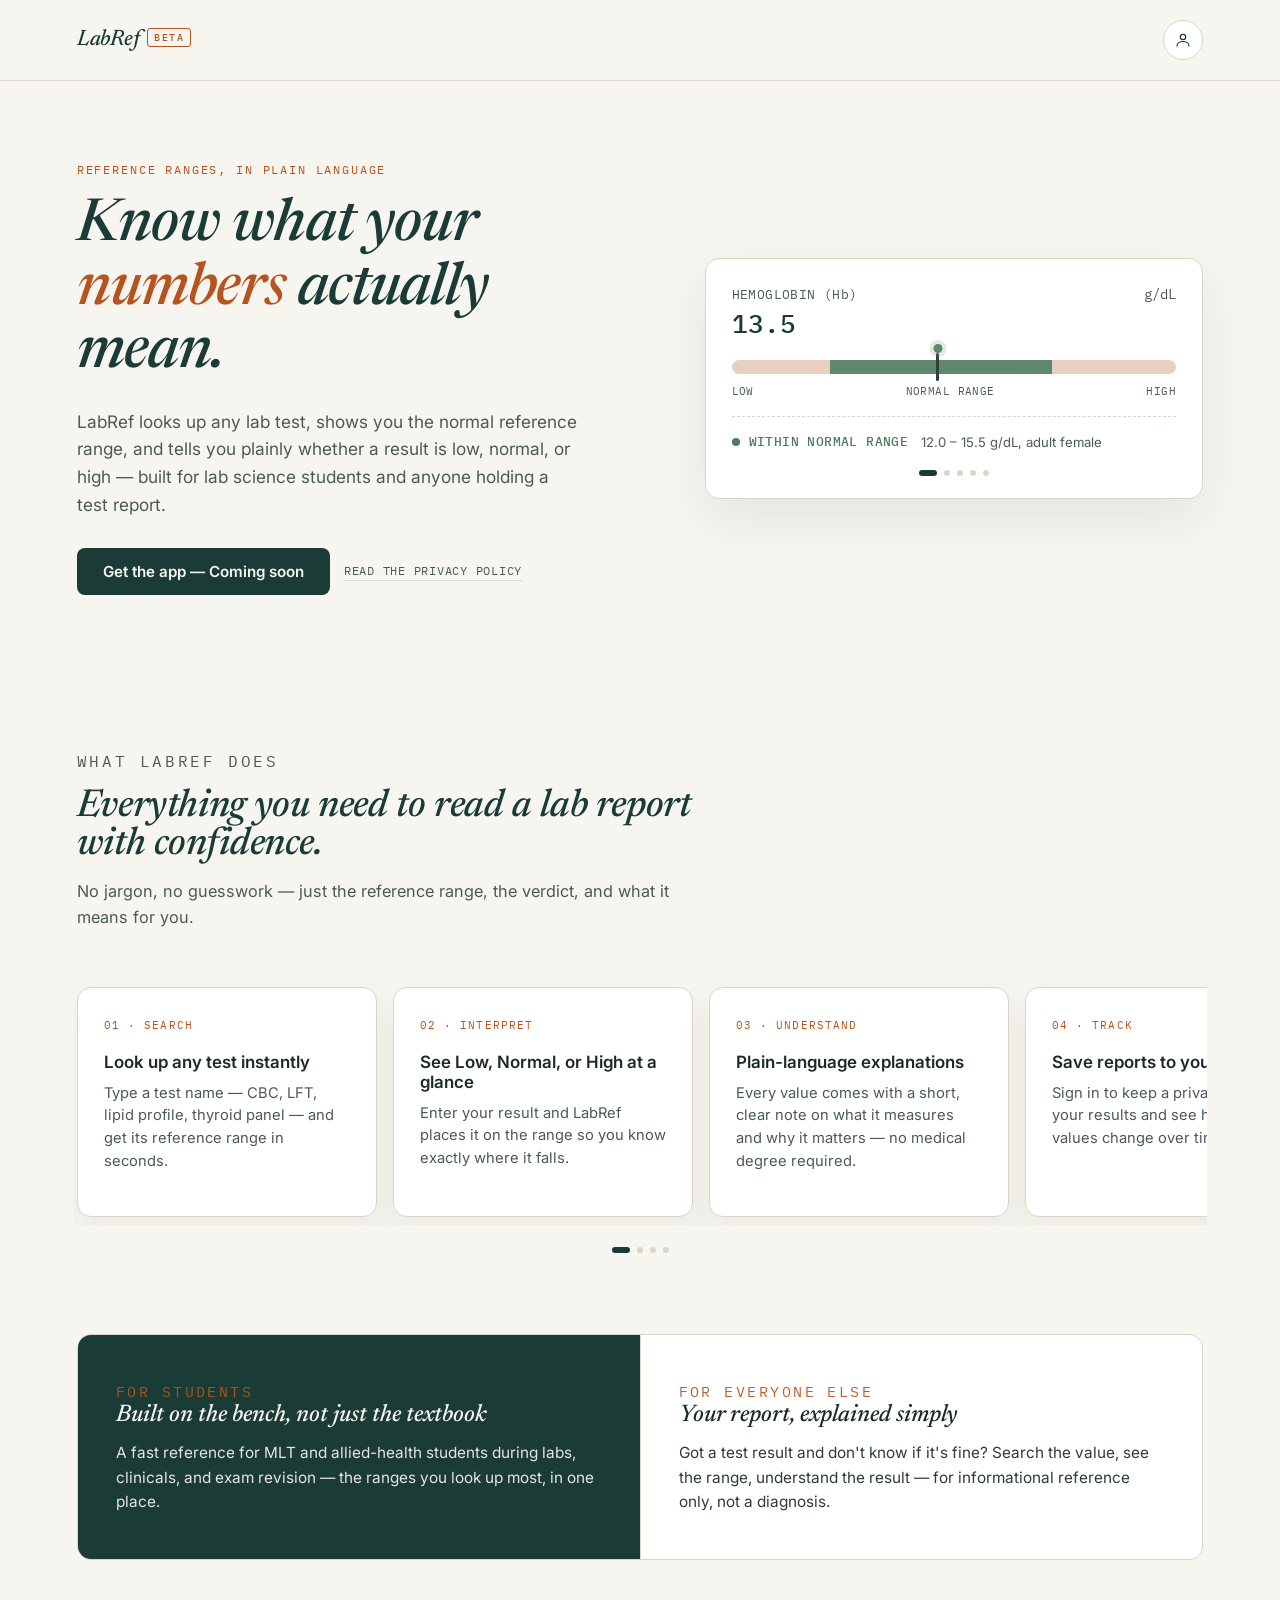
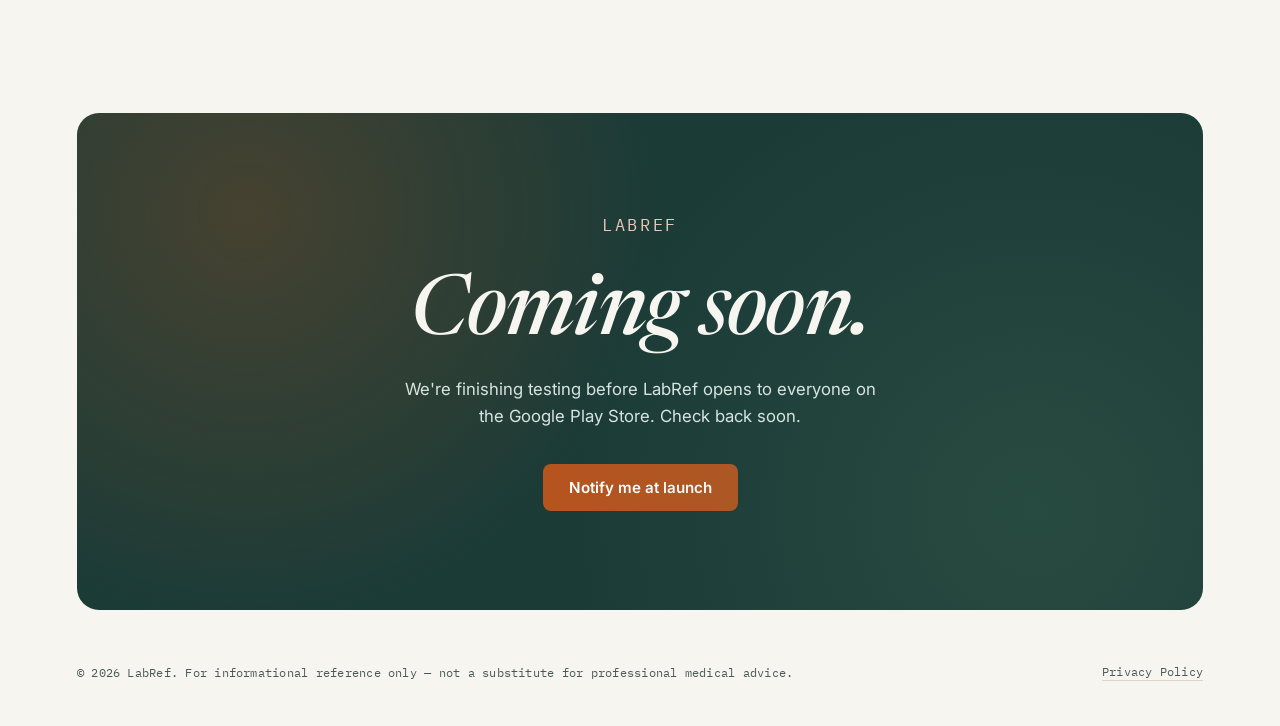
<file: index.html>
<!DOCTYPE html>
<html lang="en">
<head>
<meta charset="UTF-8">
<meta name="viewport" content="width=device-width, initial-scale=1.0">
<title>LabRef — Know what your numbers mean</title>
<link rel="preconnect" href="https://fonts.googleapis.com">
<link rel="preconnect" href="https://fonts.gstatic.com" crossorigin>
<link href="https://fonts.googleapis.com/css2?family=Newsreader:ital,wght@0,400;0,500;1,400;1,500;1,600&family=Inter:wght@400;500;600;700&family=IBM+Plex+Mono:wght@400;500&display=swap" rel="stylesheet">
<style>
  :root{
    --bg:#F7F5EF;
    --paper:#FFFFFF;
    --ink:#1C2B29;
    --ink-soft:#4B5A57;
    --teal:#2C5D58;
    --teal-dark:#1B3B37;
    --amber:#B5541F;
    --line:#DCD5C6;
    --green:#4F7A5E;
    --red:#A23B2E;
    --font-display: 'Newsreader', serif;
    --font-body: 'Inter', sans-serif;
    --font-mono: 'IBM Plex Mono', monospace;
  }
  *{box-sizing:border-box;}
  html{scroll-behavior:smooth;}
  body{
    margin:0;
    background:var(--bg);
    color:var(--ink);
    font-family:var(--font-body);
    -webkit-font-smoothing:antialiased;
  }
  a{color:inherit;}
  img,svg{display:block;max-width:100%;}

  /* ---------- NAV ---------- */
  header.nav{
    position:sticky; top:0; z-index:50;
    display:flex; align-items:center; justify-content:space-between;
    padding:20px 6vw;
    background:rgba(247,245,239,0.88);
    backdrop-filter:blur(8px);
    border-bottom:1px solid var(--line);
  }
  .logo{
    display:flex; align-items:baseline; gap:8px;
    font-family:var(--font-display); font-style:italic; font-weight:500;
    font-size:1.4rem; letter-spacing:-0.01em; color:var(--teal-dark);
    text-decoration:none;
  }
  .logo .tag{
    font-family:var(--font-mono); font-style:normal; font-size:0.62rem;
    letter-spacing:0.14em; color:var(--amber); text-transform:uppercase;
    border:1px solid var(--amber); border-radius:3px; padding:2px 6px;
    transform:translateY(-4px);
  }
  .profile-wrap{position:relative;}
  .profile-btn{
    width:40px;height:40px;border-radius:50%;
    border:1px solid var(--line); background:var(--paper);
    display:flex; align-items:center; justify-content:center;
    cursor:pointer; transition:border-color .15s ease, transform .15s ease;
  }
  .profile-btn:hover{border-color:var(--teal);}
  .profile-btn svg{width:18px;height:18px;stroke:var(--teal-dark);}
  .profile-menu{
    position:absolute; right:0; top:52px;
    width:220px; background:var(--paper);
    border:1px solid var(--line); border-radius:10px;
    box-shadow:0 12px 28px rgba(28,43,41,0.12);
    padding:6px; opacity:0; visibility:hidden; transform:translateY(-6px);
    transition:opacity .16s ease, transform .16s ease, visibility .16s;
  }
  .profile-menu.open{opacity:1; visibility:visible; transform:translateY(0);}
  .profile-menu button{
    width:100%; text-align:left; background:none; border:none;
    font-family:var(--font-body); font-size:0.92rem; color:var(--ink);
    padding:11px 12px; border-radius:7px; cursor:pointer;
    display:flex; align-items:center; gap:10px;
  }
  .profile-menu button:hover{background:var(--bg);}
  .profile-menu svg{width:16px;height:16px;stroke:var(--ink-soft); flex-shrink:0;}
  .profile-menu .divider{height:1px;background:var(--line);margin:5px 4px;}

  /* ---------- HERO ---------- */
  .hero{
    padding:9vh 6vw 8vh;
    display:grid; grid-template-columns:1.05fr 0.95fr; gap:6vw;
    align-items:center;
    max-width:1280px; margin:0 auto;
  }
  .eyebrow{
    font-family:var(--font-mono); font-size:0.72rem; letter-spacing:0.16em;
    text-transform:uppercase; color:var(--amber); margin:0 0 18px;
  }
  h1{
    font-family:var(--font-display); font-style:italic; font-weight:500;
    font-size:clamp(2.4rem, 4.6vw, 3.7rem); line-height:1.08; letter-spacing:-0.015em;
    margin:0 0 22px; color:var(--teal-dark);
  }
  h1 em{color:var(--amber); font-style:italic;}
  .hero p.sub{
    font-size:1.08rem; line-height:1.6; color:var(--ink-soft);
    max-width:46ch; margin:0 0 30px;
  }
  .hero-actions{display:flex; gap:14px; flex-wrap:wrap; align-items:center;}
  .btn-primary{
    font-family:var(--font-body); font-weight:600; font-size:0.95rem;
    background:var(--teal-dark); color:#F7F5EF; border:none;
    padding:14px 26px; border-radius:8px; cursor:pointer;
    transition:background .15s ease, transform .15s ease;
  }
  .btn-primary:hover{background:var(--teal); transform:translateY(-1px);}
  .btn-ghost{
    font-family:var(--font-mono); font-size:0.78rem; letter-spacing:0.06em;
    color:var(--ink-soft); text-decoration:none; text-transform:uppercase;
    border-bottom:1px solid var(--line); padding-bottom:2px;
  }

  /* ---------- SIGNATURE: reference range panel ---------- */
  .range-card{
    background:var(--paper); border:1px solid var(--line); border-radius:14px;
    padding:26px 26px 22px; box-shadow:0 20px 50px rgba(28,43,41,0.08);
  }
  .range-card .label-row{
    display:flex; justify-content:space-between; align-items:baseline;
    margin-bottom:4px;
  }
  .range-card .test-name{font-family:var(--font-mono); font-size:0.82rem; color:var(--ink-soft); letter-spacing:0.03em;}
  .range-card .test-value{font-family:var(--font-mono); font-size:1.6rem; color:var(--teal-dark); font-weight:500;}
  .range-card .test-unit{font-family:var(--font-mono); font-size:0.85rem; color:var(--ink-soft);}
  .range-track{
    position:relative; height:14px; border-radius:7px; margin:20px 0 10px;
    background:linear-gradient(to right, #E7C9BC 0 22%, var(--green) 22% 72%, #E7C9BC 72% 100%);
    opacity:0.9;
  }
  .range-marker{
    position:absolute; top:-7px; width:3px; height:28px; background:var(--ink);
    border-radius:2px; left:46%;
    transition:left .5s cubic-bezier(.2,.9,.25,1);
  }
  .range-marker::after{
    content:''; position:absolute; top:-9px; left:50%; transform:translateX(-50%);
    width:9px; height:9px; border-radius:50%; background:var(--green);
    box-shadow:0 0 0 4px rgba(79,122,94,0.18);
  }
  .range-scale{
    display:flex; justify-content:space-between;
    font-family:var(--font-mono); font-size:0.68rem; color:var(--ink-soft);
    letter-spacing:0.04em; text-transform:uppercase;
  }
  .range-verdict{
    margin-top:18px; padding-top:16px; border-top:1px dashed var(--line);
    display:flex; align-items:center; gap:9px;
  }
  .range-verdict .dot{width:8px;height:8px;border-radius:50%;background:var(--green); transition:background .25s ease;}
  .range-verdict span{font-family:var(--font-mono); font-size:0.82rem; color:var(--green); font-weight:500; letter-spacing:0.03em; transition:color .25s ease;}
  .range-verdict small{font-family:var(--font-body); color:var(--ink-soft); font-size:0.82rem; margin-left:4px;}
  .range-verdict.status-high .dot{background:var(--red);}
  .range-verdict.status-high span{color:var(--red);}
  .range-verdict.status-low .dot{background:var(--amber);}
  .range-verdict.status-low span{color:var(--amber);}

  .range-card{position:relative; touch-action:pan-y;}
  .range-card .fade-wrap{transition:opacity .22s ease;}
  .range-card .fade-wrap.fading{opacity:0;}
  .range-dots{display:flex; justify-content:center; gap:7px; margin-top:20px;}
  .range-dots button{
    width:6px; height:6px; border-radius:50%; border:none; padding:0;
    background:var(--line); cursor:pointer; transition:background .2s ease, width .2s ease;
  }
  .range-dots button.active{background:var(--teal-dark); width:18px; border-radius:4px;}

  @media(max-width:880px){
    .hero{grid-template-columns:1fr; padding-top:6vh;}
  }

  /* ---------- FEATURES ---------- */
  .section{padding:9vh 6vw; max-width:1280px; margin:0 auto;}
  .section-head{max-width:640px; margin-bottom:52px;}
  .section-head .eyebrow{margin-bottom:14px;}
  .section-head h2{
    font-family:var(--font-display); font-style:italic; font-weight:500;
    font-size:clamp(1.8rem,3vw,2.4rem); color:var(--teal-dark); margin:0 0 14px; letter-spacing:-0.01em;
  }
  .section-head p{color:var(--ink-soft); line-height:1.6; font-size:1.02rem; margin:0;}

  .panel-carousel{
    display:flex; gap:16px; overflow-x:auto; scroll-snap-type:x mandatory;
    padding:4px 4px 8px; margin:0 -4px;
    -webkit-overflow-scrolling:touch; scrollbar-width:none;
  }
  .panel-carousel::-webkit-scrollbar{display:none;}
  .panel{
    background:var(--paper); border:1px solid var(--line); border-radius:14px;
    padding:30px 26px 32px; min-height:230px;
    display:flex; flex-direction:column;
    scroll-snap-align:center; flex:0 0 82%;
    box-shadow:0 14px 32px rgba(28,43,41,0.06);
  }
  .panel .code{
    font-family:var(--font-mono); font-size:0.68rem; letter-spacing:0.1em;
    color:var(--amber); text-transform:uppercase; margin-bottom:20px;
  }
  .panel h3{
    font-family:var(--font-body); font-weight:600; font-size:1.06rem;
    margin:0 0 10px; color:var(--ink);
  }
  .panel-dots{display:flex; justify-content:center; gap:7px; margin-top:22px;}
  .panel-dots button{
    width:6px; height:6px; border-radius:50%; border:none; padding:0;
    background:var(--line); cursor:pointer; transition:background .2s ease, width .2s ease;
  }
  .panel-dots button.active{background:var(--teal-dark); width:18px; border-radius:4px;}
  @media(min-width:640px){ .panel{flex:0 0 320px;} }
  @media(min-width:980px){ .panel{flex:0 0 300px;} }
  .panel p{font-size:0.92rem; line-height:1.55; color:var(--ink-soft); margin:0; flex:1;}

  /* ---------- AUDIENCE ---------- */
  .audience{
    display:grid; grid-template-columns:1fr 1fr; gap:1px;
    background:var(--line); border:1px solid var(--line); border-radius:14px; overflow:hidden;
  }
  .audience .cell{background:var(--teal-dark); color:#F7F5EF; padding:44px 38px;}
  .audience .cell.alt{background:var(--paper); color:var(--ink);}
  .audience .cell .eyebrow{color:var(--amber);}
  .audience .cell h3{
    font-family:var(--font-display); font-style:italic; font-weight:500;
    font-size:1.5rem; margin:0 0 14px;
  }
  .audience .cell p{line-height:1.6; font-size:0.96rem; opacity:0.92; margin:0;}
  @media(max-width:780px){ .audience{grid-template-columns:1fr;} }

  /* ---------- COMING SOON BANNER ---------- */
  .banner{
    margin:8vh 6vw 0; padding:11vh 6vw;
    background:var(--teal-dark); color:#F7F5EF;
    border-radius:22px; text-align:center;
    position:relative; overflow:hidden;
  }
  .banner::before{
    content:''; position:absolute; inset:0;
    background:
      radial-gradient(circle at 15% 20%, rgba(181,84,31,0.28), transparent 40%),
      radial-gradient(circle at 85% 80%, rgba(79,122,94,0.25), transparent 45%);
    pointer-events:none;
  }
  .banner .eyebrow{color:#E7C9BC; position:relative;}
  .banner h2{
    position:relative;
    font-family:var(--font-display); font-style:italic; font-weight:500;
    font-size:clamp(2.6rem,7vw,5.2rem); line-height:1; letter-spacing:-0.02em;
    margin:14px 0 20px;
  }
  .banner p{
    position:relative; font-size:1.05rem; color:#D8E4E1; max-width:44ch;
    margin:0 auto 34px; line-height:1.6;
  }
  .banner .btn-primary{background:var(--amber); color:#fff;}
  .banner .btn-primary:hover{background:#9A4419;}

  footer{
    padding:6vh 6vw 5vh; display:flex; justify-content:space-between; align-items:center;
    flex-wrap:wrap; gap:14px; max-width:1280px; margin:0 auto;
    font-family:var(--font-mono); font-size:0.74rem; color:var(--ink-soft);
    letter-spacing:0.02em;
  }
  footer a{text-decoration:none; border-bottom:1px solid var(--line); padding-bottom:1px;}
  /* toast */
  .toast{
    position:fixed; bottom:28px; left:50%; transform:translateX(-50%) translateY(20px);
    background:var(--ink); color:#F7F5EF; font-family:var(--font-mono); font-size:0.82rem;
    padding:13px 22px; border-radius:8px; opacity:0; pointer-events:none; z-index:100;
    transition:opacity .2s ease, transform .2s ease; letter-spacing:0.02em;
  }
  .toast.show{opacity:1; transform:translateX(-50%) translateY(0);}
</style>
</head>
<body>

<header class="nav">
  <a href="#top" class="logo">LabRef <span class="tag">Beta</span></a>
  <div class="profile-wrap">
    <button class="profile-btn" id="profileBtn" aria-label="Account menu" aria-expanded="false">
      <svg viewBox="0 0 24 24" fill="none" stroke-width="1.6" stroke-linecap="round" stroke-linejoin="round">
        <path d="M4 20c0-3.5 3.5-6 8-6s8 2.5 8 6"/>
        <circle cx="12" cy="8" r="3.6"/>
      </svg>
    </button>
    <div class="profile-menu" id="profileMenu">
      <button onclick="showToast('LabRef isn\'t on the Play Store yet — coming soon.')">
        <svg viewBox="0 0 24 24" fill="none" stroke-width="1.6" stroke-linecap="round" stroke-linejoin="round"><rect x="6" y="2" width="12" height="20" rx="2"/><path d="M11 18h2"/></svg>
        Get the app
      </button>
      <a href="privacy.html" style="text-decoration:none;">
        <button>
          <svg viewBox="0 0 24 24" fill="none" stroke-width="1.6" stroke-linecap="round" stroke-linejoin="round"><path d="M12 3l7 3v6c0 4.5-3 7.5-7 9-4-1.5-7-4.5-7-9V6l7-3z"/></svg>
          Privacy policy
        </button>
      </a>
      <div class="divider"></div>
      <button onclick="showToast('Rating opens once LabRef is live on the Play Store.')">
        <svg viewBox="0 0 24 24" fill="none" stroke-width="1.6" stroke-linecap="round" stroke-linejoin="round"><path d="M12 3l2.6 5.6 6.1.6-4.6 4.1 1.3 6-5.4-3.2-5.4 3.2 1.3-6-4.6-4.1 6.1-.6z"/></svg>
        Rate us
      </button>
    </div>
  </div>
</header>

<section class="hero" id="top">
  <div>
    <p class="eyebrow">Reference ranges, in plain language</p>
    <h1>Know what your <em>numbers</em> actually mean.</h1>
    <p class="sub">LabRef looks up any lab test, shows you the normal reference range, and tells you plainly whether a result is low, normal, or high — built for lab science students and anyone holding a test report.</p>
    <div class="hero-actions">
      <button class="btn-primary" onclick="showToast('LabRef isn\'t on the Play Store yet — coming soon.')">Get the app — Coming soon</button>
      <a href="privacy.html" class="btn-ghost">Read the privacy policy</a>
    </div>
  </div>
  <div class="range-card" id="rangeCard">
    <div class="fade-wrap" id="rangeFade">
      <div class="label-row">
        <span class="test-name" id="rc-name">HEMOGLOBIN (Hb)</span>
        <span class="test-unit" id="rc-unit">g/dL</span>
      </div>
      <div class="test-value" id="rc-value">13.5</div>
      <div class="range-track"><div class="range-marker" id="rc-marker"></div></div>
      <div class="range-scale"><span>Low</span><span>Normal range</span><span>High</span></div>
      <div class="range-verdict" id="rc-verdict">
        <span class="dot"></span>
        <span id="rc-status">WITHIN NORMAL RANGE</span>
        <small id="rc-range">12.0 – 15.5 g/dL, adult female</small>
      </div>
    </div>
    <div class="range-dots" id="rangeDots"></div>
  </div>
</section>

<section class="section">
  <div class="section-head">
    <p class="eyebrow">What LabRef does</p>
    <h2>Everything you need to read a lab report with confidence.</h2>
    <p>No jargon, no guesswork — just the reference range, the verdict, and what it means for you.</p>
  </div>
  <div class="panel-carousel" id="panelCarousel">
    <div class="panel">
      <span class="code">01 · SEARCH</span>
      <h3>Look up any test instantly</h3>
      <p>Type a test name — CBC, LFT, lipid profile, thyroid panel — and get its reference range in seconds.</p>
    </div>
    <div class="panel">
      <span class="code">02 · INTERPRET</span>
      <h3>See Low, Normal, or High at a glance</h3>
      <p>Enter your result and LabRef places it on the range so you know exactly where it falls.</p>
    </div>
    <div class="panel">
      <span class="code">03 · UNDERSTAND</span>
      <h3>Plain-language explanations</h3>
      <p>Every value comes with a short, clear note on what it measures and why it matters — no medical degree required.</p>
    </div>
    <div class="panel">
      <span class="code">04 · TRACK</span>
      <h3>Save reports to your account</h3>
      <p>Sign in to keep a private history of your results and see how your values change over time.</p>
    </div>
  </div>
  <div class="panel-dots" id="panelDots"></div>
</section>

<section class="section" style="padding-top:0;">
  <div class="audience">
    <div class="cell">
      <p class="eyebrow">For students</p>
      <h3>Built on the bench, not just the textbook</h3>
      <p>A fast reference for MLT and allied-health students during labs, clinicals, and exam revision — the ranges you look up most, in one place.</p>
    </div>
    <div class="cell alt">
      <p class="eyebrow">For everyone else</p>
      <h3>Your report, explained simply</h3>
      <p>Got a test result and don't know if it's fine? Search the value, see the range, understand the result — for informational reference only, not a diagnosis.</p>
    </div>
  </div>
</section>

<div class="banner">
  <p class="eyebrow">LabRef</p>
  <h2>Coming soon.</h2>
  <p>We're finishing testing before LabRef opens to everyone on the Google Play Store. Check back soon.</p>
  <button class="btn-primary" onclick="showToast('LabRef isn\'t on the Play Store yet — coming soon.')">Notify me at launch</button>
</div>

<footer>
  <span>© 2026 LabRef. For informational reference only — not a substitute for professional medical advice.</span>
  <a href="privacy.html">Privacy Policy</a>
</footer>

<div class="toast" id="toast"></div>

<script>
  const btn = document.getElementById('profileBtn');
  const menu = document.getElementById('profileMenu');
  btn.addEventListener('click', (e)=>{
    e.stopPropagation();
    const open = menu.classList.toggle('open');
    btn.setAttribute('aria-expanded', open);
  });
  document.addEventListener('click', ()=>{
    menu.classList.remove('open');
    btn.setAttribute('aria-expanded','false');
  });

  let toastTimer;
  function showToast(msg){
    const t = document.getElementById('toast');
    t.textContent = msg;
    t.classList.add('show');
    clearTimeout(toastTimer);
    toastTimer = setTimeout(()=>t.classList.remove('show'), 2600);
  }

  /* ---------- Hero parameter carousel ---------- */
  const rcSlides = [
    { name:'HEMOGLOBIN (Hb)', unit:'g/dL', value:'13.5', marker:46, status:'normal', label:'WITHIN NORMAL RANGE', range:'12.0 – 15.5 g/dL, adult female' },
    { name:'FASTING GLUCOSE', unit:'mg/dL', value:'92', marker:55, status:'normal', label:'WITHIN NORMAL RANGE', range:'70 – 100 mg/dL, fasting' },
    { name:'TOTAL CHOLESTEROL', unit:'mg/dL', value:'232', marker:88, status:'high', label:'ABOVE NORMAL RANGE', range:'< 200 mg/dL desirable' },
    { name:'TSH', unit:'µIU/mL', value:'2.1', marker:48, status:'normal', label:'WITHIN NORMAL RANGE', range:'0.4 – 4.0 µIU/mL, adult' },
    { name:'PLATELET COUNT', unit:'lakh/µL', value:'1.1', marker:12, status:'low', label:'BELOW NORMAL RANGE', range:'1.5 – 4.5 lakh/µL' }
  ];
  let rcIndex = 0;
  const rcFade = document.getElementById('rangeFade');
  const rcDotsWrap = document.getElementById('rangeDots');

  rcSlides.forEach((_, i)=>{
    const b = document.createElement('button');
    if(i===0) b.classList.add('active');
    b.setAttribute('aria-label', 'Show parameter ' + (i+1));
    b.addEventListener('click', ()=> setRcSlide(i));
    rcDotsWrap.appendChild(b);
  });

  function renderRc(i){
    const s = rcSlides[i];
    document.getElementById('rc-name').textContent = s.name;
    document.getElementById('rc-unit').textContent = s.unit;
    document.getElementById('rc-value').textContent = s.value;
    document.getElementById('rc-marker').style.left = s.marker + '%';
    document.getElementById('rc-status').textContent = s.label;
    document.getElementById('rc-range').textContent = s.range;
    const verdict = document.getElementById('rc-verdict');
    verdict.classList.remove('status-high','status-low');
    if(s.status === 'high') verdict.classList.add('status-high');
    if(s.status === 'low') verdict.classList.add('status-low');
    [...rcDotsWrap.children].forEach((d, idx)=> d.classList.toggle('active', idx===i));
  }

  function setRcSlide(i){
    rcIndex = (i + rcSlides.length) % rcSlides.length;
    rcFade.classList.add('fading');
    setTimeout(()=>{
      renderRc(rcIndex);
      rcFade.classList.remove('fading');
    }, 180);
    resetRcTimer();
  }

  let rcTimer = setInterval(()=> setRcSlide(rcIndex+1), 4200);
  function resetRcTimer(){
    clearInterval(rcTimer);
    rcTimer = setInterval(()=> setRcSlide(rcIndex+1), 4200);
  }

  const rangeCard = document.getElementById('rangeCard');
  let rcTouchStartX = null;
  rangeCard.addEventListener('touchstart', e=>{ rcTouchStartX = e.touches[0].clientX; }, {passive:true});
  rangeCard.addEventListener('touchend', e=>{
    if(rcTouchStartX === null) return;
    const dx = e.changedTouches[0].clientX - rcTouchStartX;
    if(Math.abs(dx) > 40){ dx < 0 ? setRcSlide(rcIndex+1) : setRcSlide(rcIndex-1); }
    rcTouchStartX = null;
  }, {passive:true});

  /* ---------- Feature panel carousel dots ---------- */
  const panelCarousel = document.getElementById('panelCarousel');
  const panelDotsWrap = document.getElementById('panelDots');
  const panels = [...panelCarousel.children];

  panels.forEach((_, i)=>{
    const b = document.createElement('button');
    if(i===0) b.classList.add('active');
    b.setAttribute('aria-label', 'Show feature ' + (i+1));
    b.addEventListener('click', ()=> panels[i].scrollIntoView({behavior:'smooth', inline:'center', block:'nearest'}));
    panelDotsWrap.appendChild(b);
  });

  let panelScrollTimer;
  panelCarousel.addEventListener('scroll', ()=>{
    clearTimeout(panelScrollTimer);
    panelScrollTimer = setTimeout(()=>{
      const center = panelCarousel.scrollLeft + panelCarousel.clientWidth / 2;
      let closest = 0, closestDist = Infinity;
      panels.forEach((p, i)=>{
        const dist = Math.abs((p.offsetLeft + p.offsetWidth/2) - center);
        if(dist < closestDist){ closestDist = dist; closest = i; }
      });
      [...panelDotsWrap.children].forEach((d, idx)=> d.classList.toggle('active', idx===closest));
    }, 90);
  }, {passive:true});
</script>
</body>
</html>
</file>
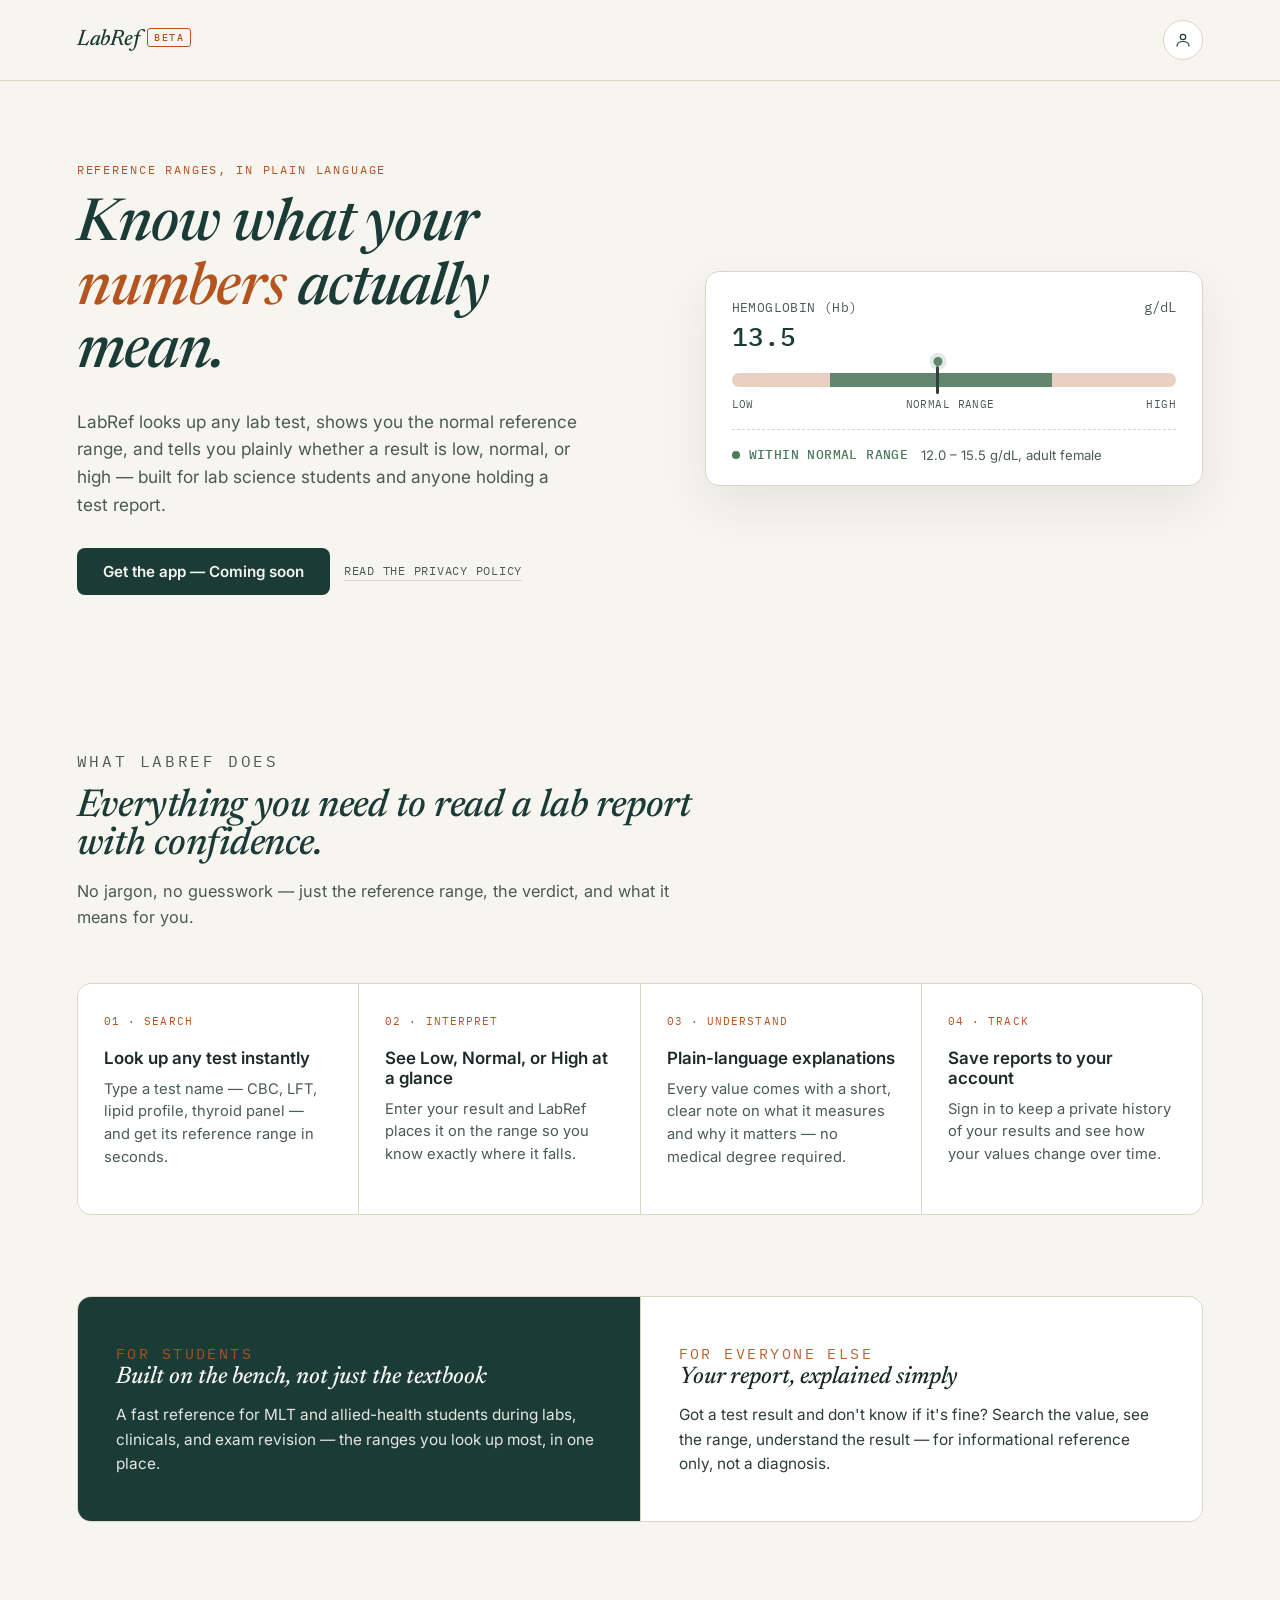
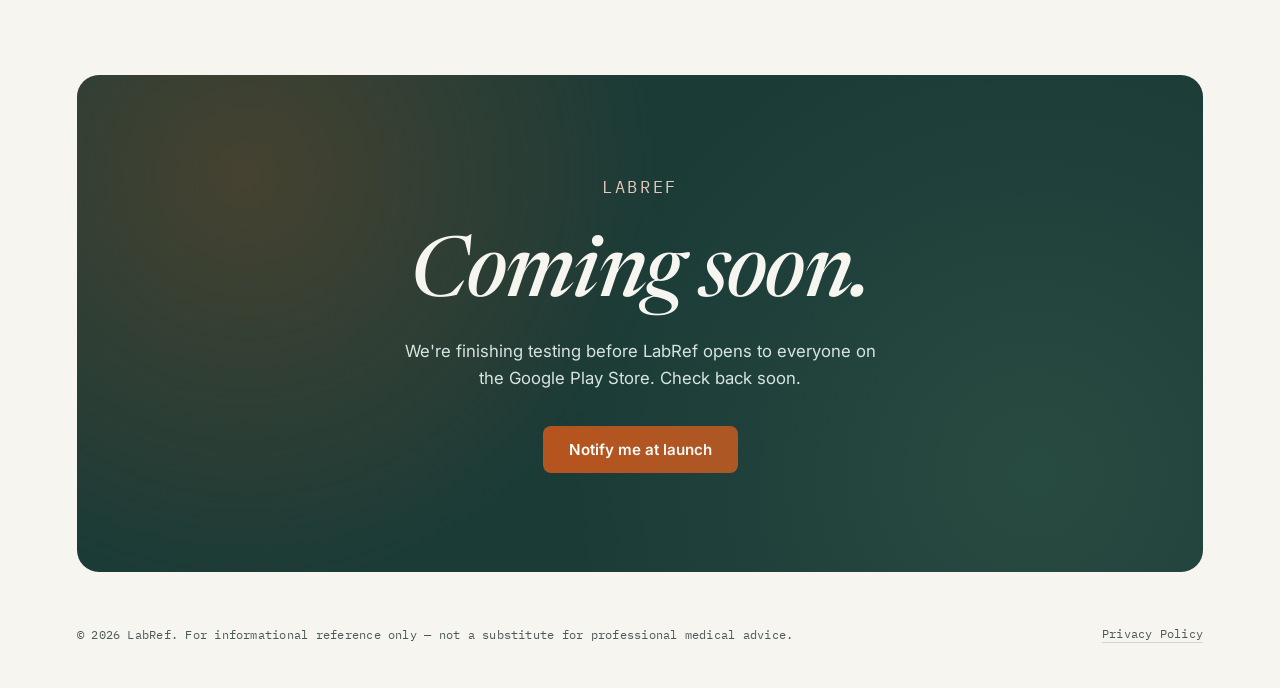
<file: index_Version2.html>
<!doctype html>
<html lang="en">
<head>
  <meta charset="utf-8">
  <meta name="viewport" content="width=device-width,initial-scale=1">
  <title>LabRef — Know what your numbers mean</title>
  <meta name="description" content="LabRef quickly shows lab test reference ranges and plain-language interpretation so you can read lab reports with confidence.">
  <link rel="icon" href="favicon.svg" type="image/svg+xml">
  <link rel="manifest" href="site.webmanifest">
  <meta name="theme-color" content="#2C5D58">

  <link rel="preconnect" href="https://fonts.googleapis.com">
  <link rel="preconnect" href="https://fonts.gstatic.com" crossorigin>
  <link href="https://fonts.googleapis.com/css2?family=Newsreader:ital,wght@0,400;0,500;1,400;1,500;1,600&family=Inter:wght@400;500;600;700&family=IBM+Plex+Mono:wght@400;500&display=swap" rel="stylesheet">

  <link rel="stylesheet" href="styles.css">
</head>
<body>
  <a class="skip-link" href="#main">Skip to content</a>

  <header class="nav" role="banner" id="top">
    <a href="#top" class="logo">LabRef <span class="tag">Beta</span></a>
    <div class="profile-wrap">
      <button class="profile-btn" id="profileBtn" aria-label="Account menu" aria-haspopup="true" aria-expanded="false" aria-controls="profileMenu">
        <svg viewBox="0 0 24 24" fill="none" stroke-width="1.6" stroke-linecap="round" stroke-linejoin="round" aria-hidden="true" focusable="false">
          <path d="M4 20c0-3.5 3.5-6 8-6s8 2.5 8 6"/>
          <circle cx="12" cy="8" r="3.6"/>
        </svg>
      </button>

      <div class="profile-menu" id="profileMenu" role="menu" aria-labelledby="profileBtn">
        <button type="button" class="profile-menu-btn" role="menuitem" id="getAppBtn">
          <svg viewBox="0 0 24 24" fill="none" stroke-width="1.6" stroke-linecap="round" stroke-linejoin="round" aria-hidden="true" focusable="false"><rect x="6" y="2" width="12" height="20" rx="2"/><path d="M11 18h2"/></svg>
          Get the app
        </button>

        <a href="privacy.html" role="menuitem" class="profile-menu-btn" id="privacyLink">
          <svg viewBox="0 0 24 24" fill="none" stroke-width="1.6" stroke-linecap="round" stroke-linejoin="round" aria-hidden="true" focusable="false"><path d="M12 3l7 3v6c0 4.5-3 7.5-7 9-4-1.5-7-4.5-7-9V6l7-3z"/></svg>
          Privacy policy
        </a>

        <div class="divider" role="separator" aria-hidden="true"></div>

        <button type="button" class="profile-menu-btn" role="menuitem" id="rateBtn">
          <svg viewBox="0 0 24 24" fill="none" stroke-width="1.6" stroke-linecap="round" stroke-linejoin="round" aria-hidden="true" focusable="false"><path d="M12 3l2.6 5.6 6.1.6-4.6 4.1 1.3 6-5.4-3.2-5.4 3.2 1.3-6-4.6-4.1 6.1-.6z"/></svg>
          Rate us
        </button>
      </div>
    </div>
  </header>

  <main class="hero" id="main" role="main" aria-labelledby="hero-heading">
    <div>
      <p class="eyebrow">Reference ranges, in plain language</p>
      <h1 id="hero-heading">Know what your <em>numbers</em> actually mean.</h1>
      <p class="sub">LabRef looks up any lab test, shows you the normal reference range, and tells you plainly whether a result is low, normal, or high — built for lab science students and anyone holding a test report.</p>
      <div class="hero-actions">
        <button class="btn-primary" id="primaryNotifyBtn">Get the app — Coming soon</button>
        <a href="privacy.html" class="btn-ghost">Read the privacy policy</a>
      </div>
    </div>

    <div class="range-card" aria-labelledby="test-name" role="region">
      <div class="label-row">
        <span class="test-name" id="test-name">HEMOGLOBIN (Hb)</span>
        <span class="test-unit">g/dL</span>
      </div>
      <div class="test-value">13.5</div>
      <div class="range-track" aria-hidden="true"><div class="range-marker" aria-hidden="true"></div></div>
      <div class="range-scale" aria-hidden="true"><span>Low</span><span>Normal range</span><span>High</span></div>
      <div class="range-verdict" aria-live="polite">
        <span class="dot" aria-hidden="true"></span>
        <span>WITHIN NORMAL RANGE</span>
        <small>12.0 – 15.5 g/dL, adult female</small>
      </div>
    </div>
  </main>

  <section class="section" aria-labelledby="what-labref">
    <div class="section-head">
      <p class="eyebrow">What LabRef does</p>
      <h2 id="what-labref">Everything you need to read a lab report with confidence.</h2>
      <p>No jargon, no guesswork — just the reference range, the verdict, and what it means for you.</p>
    </div>
    <div class="panel-grid" role="list">
      <div class="panel" role="listitem">
        <span class="code">01 · SEARCH</span>
        <h3>Look up any test instantly</h3>
        <p>Type a test name — CBC, LFT, lipid profile, thyroid panel — and get its reference range in seconds.</p>
      </div>
      <div class="panel" role="listitem">
        <span class="code">02 · INTERPRET</span>
        <h3>See Low, Normal, or High at a glance</h3>
        <p>Enter your result and LabRef places it on the range so you know exactly where it falls.</p>
      </div>
      <div class="panel" role="listitem">
        <span class="code">03 · UNDERSTAND</span>
        <h3>Plain-language explanations</h3>
        <p>Every value comes with a short, clear note on what it measures and why it matters — no medical degree required.</p>
      </div>
      <div class="panel" role="listitem">
        <span class="code">04 · TRACK</span>
        <h3>Save reports to your account</h3>
        <p>Sign in to keep a private history of your results and see how your values change over time.</p>
      </div>
    </div>
  </section>

  <section class="section" style="padding-top:0;" aria-labelledby="audience">
    <div class="audience" role="list">
      <div class="cell" role="listitem">
        <p class="eyebrow">For students</p>
        <h3>Built on the bench, not just the textbook</h3>
        <p>A fast reference for MLT and allied-health students during labs, clinicals, and exam revision — the ranges you look up most, in one place.</p>
      </div>
      <div class="cell alt" role="listitem">
        <p class="eyebrow">For everyone else</p>
        <h3>Your report, explained simply</h3>
        <p>Got a test result and don't know if it's fine? Search the value, see the range, understand the result — for informational reference only, not a diagnosis.</p>
      </div>
    </div>
  </section>

  <div class="banner" role="region" aria-labelledby="coming-soon">
    <p class="eyebrow">LabRef</p>
    <h2 id="coming-soon">Coming soon.</h2>
    <p>We're finishing testing before LabRef opens to everyone on the Google Play Store. Check back soon.</p>
    <button class="btn-primary" id="notifyBtn">Notify me at launch</button>
  </div>

  <footer>
    <span>© 2026 LabRef. For informational reference only — not a substitute for professional medical advice.</span>
    <a href="privacy.html">Privacy Policy</a>
  </footer>

  <div class="toast" id="toast" role="status" aria-live="polite" aria-atomic="true"></div>

  <script>
    // Profile menu behavior with keyboard support and focus management
    const profileBtn = document.getElementById('profileBtn');
    const profileMenu = document.getElementById('profileMenu');
    const menuItems = Array.from(profileMenu.querySelectorAll('[role="menuitem"]'));
    const getAppBtn = document.getElementById('getAppBtn');
    const rateBtn = document.getElementById('rateBtn');
    const primaryNotifyBtn = document.getElementById('primaryNotifyBtn');
    const notifyBtn = document.getElementById('notifyBtn');
    const toastEl = document.getElementById('toast');

    let toastTimer;

    function showToast(msg){
      toastEl.textContent = msg;
      toastEl.classList.add('show');
      clearTimeout(toastTimer);
      toastTimer = setTimeout(()=>toastEl.classList.remove('show'), 2600);
    }

    function openMenu(){
      profileMenu.classList.add('open');
      profileBtn.setAttribute('aria-expanded', 'true');
      setTimeout(()=> menuItems[0]?.focus(), 0);
    }

    function closeMenu(){
      profileMenu.classList.remove('open');
      profileBtn.setAttribute('aria-expanded', 'false');
      profileBtn.focus();
    }

    profileBtn.addEventListener('click', (e)=>{
      e.stopPropagation();
      profileMenu.classList.contains('open') ? closeMenu() : openMenu();
    });

    profileMenu.addEventListener('click', (e)=> e.stopPropagation());

    document.addEventListener('click', ()=> {
      if (profileMenu.classList.contains('open')) closeMenu();
    });

    document.addEventListener('keydown', (e)=>{
      if (!profileMenu.classList.contains('open')) {
        if (document.activeElement === profileBtn && (e.key === 'ArrowDown' || e.key === 'Enter' || e.key === ' ')) {
          e.preventDefault();
          openMenu();
        }
        return;
      }
      const currentIndex = menuItems.indexOf(document.activeElement);
      if (e.key === 'Escape') {
        e.preventDefault();
        closeMenu();
      } else if (e.key === 'ArrowDown') {
        e.preventDefault();
        const next = menuItems[(currentIndex + 1) % menuItems.length];
        next.focus();
      } else if (e.key === 'ArrowUp') {
        e.preventDefault();
        const prev = menuItems[(currentIndex - 1 + menuItems.length) % menuItems.length];
        prev.focus();
      } else if (e.key === 'Tab') {
        setTimeout(()=> {
          if (!profileMenu.contains(document.activeElement)) closeMenu();
        }, 0);
      }
    });

    getAppBtn.addEventListener('click', ()=> showToast("LabRef isn't on the Play Store yet — coming soon."));
    rateBtn.addEventListener('click', ()=> showToast("Rating opens once LabRef is live on the Play Store."));
    primaryNotifyBtn.addEventListener('click', ()=> showToast("LabRef isn't on the Play Store yet — coming soon."));
    notifyBtn.addEventListener('click', ()=> showToast("LabRef isn't on the Play Store yet — coming soon."));

    profileMenu.addEventListener('mouseleave', ()=> {
      if (!profileMenu.contains(document.activeElement)) closeMenu();
    });
  </script>
</body>
</html>
</file>
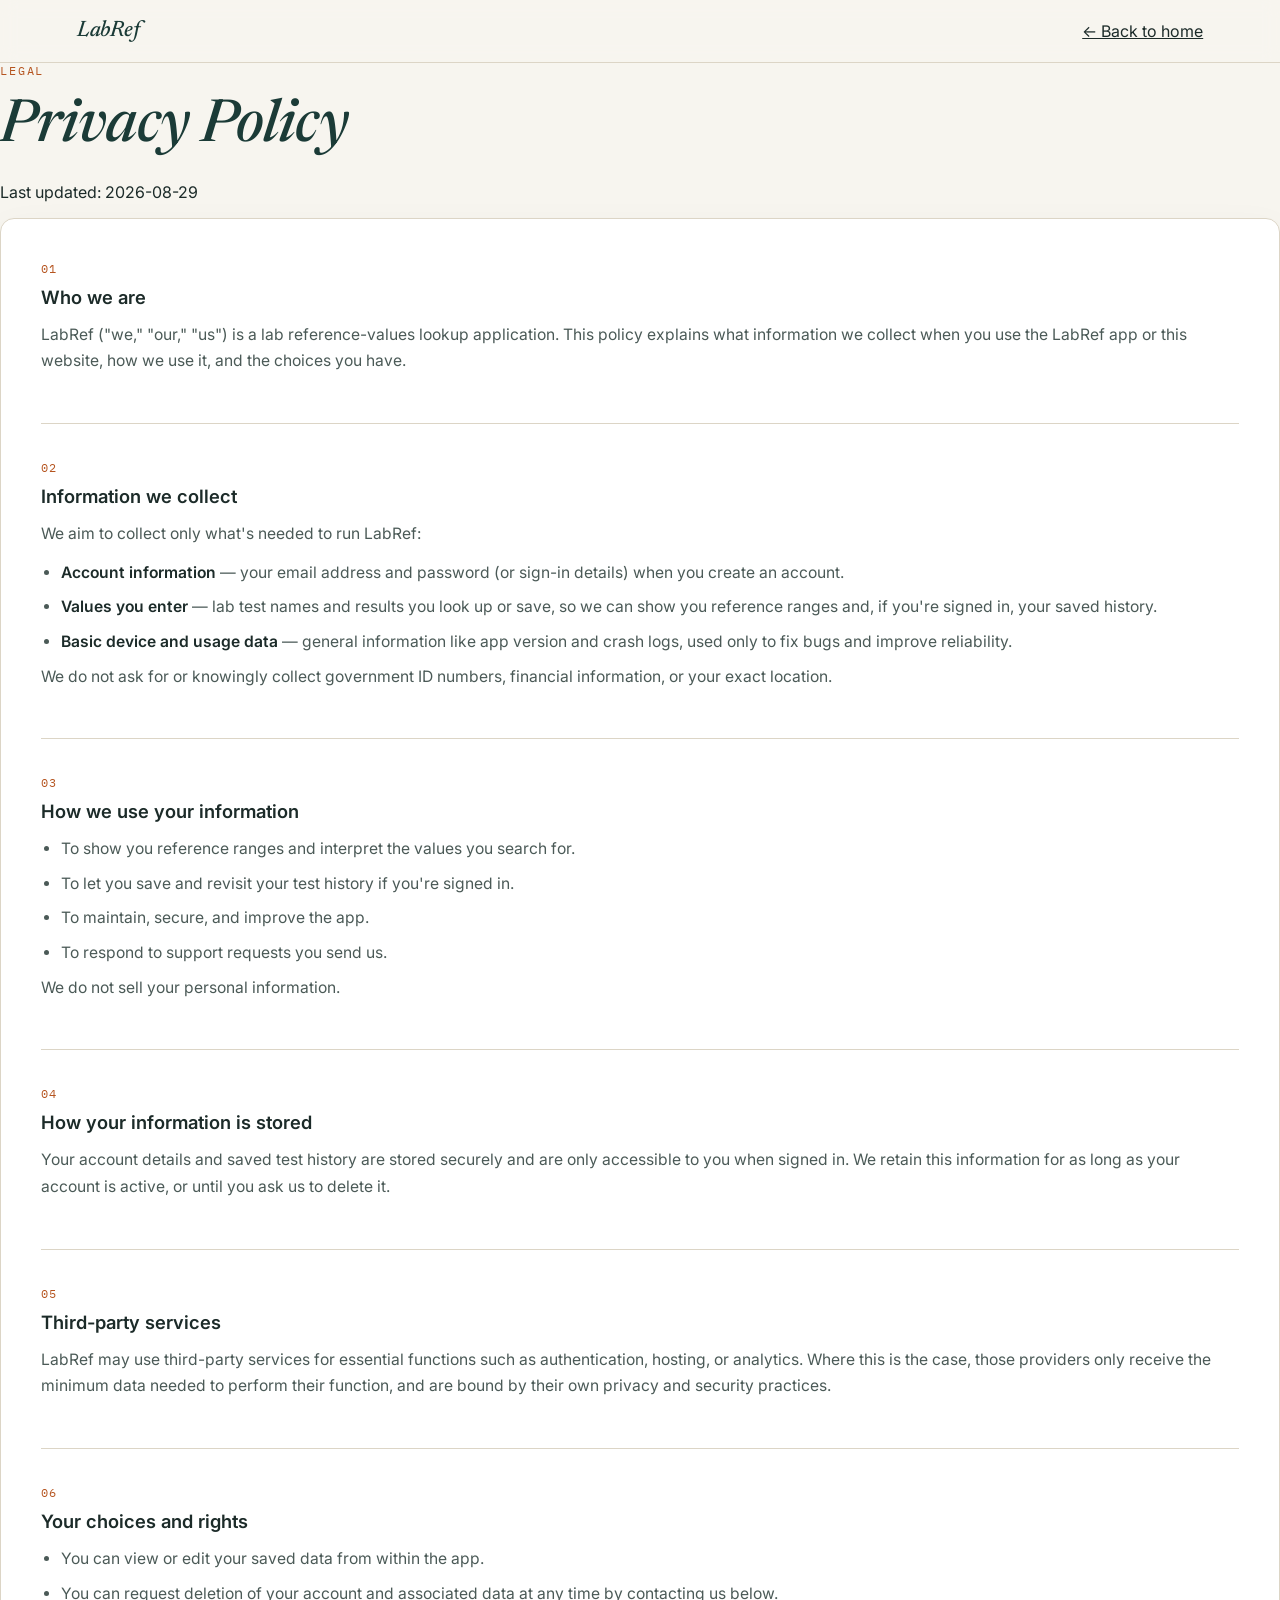
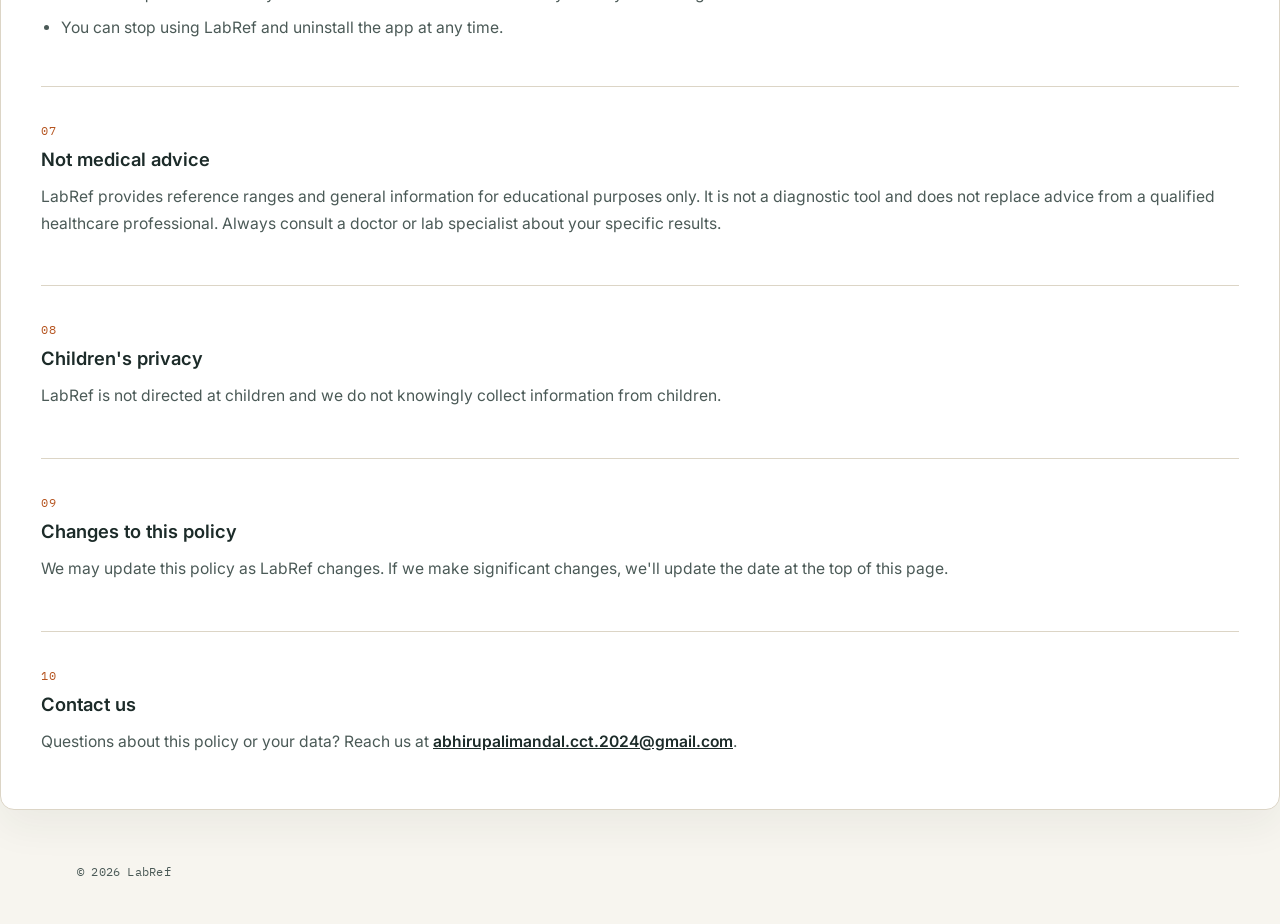
<file: privacy.html>
<!doctype html>
<html lang="en">
<head>
  <meta charset="utf-8">
  <meta name="viewport" content="width=device-width,initial-scale=1">
  <title>Privacy Policy — LabRef</title>
  <meta name="description" content="LabRef — quickly look up lab test reference ranges. This privacy policy explains what we collect, how we use it, and your choices.">
  <link rel="icon" href="favicon.svg" type="image/svg+xml">
  <meta name="theme-color" content="#2C5D58">

  <link href="https://fonts.googleapis.com/css2?family=Newsreader:ital,wght@0,400;0,500;1,400;1,500;1,600&family=Inter:wght@400;500;600;700&family=IBM+Plex+Mono:wght@400;500&display=swap" rel="stylesheet">
  <link rel="stylesheet" href="styles.css">
</head>
<body>
  <a class="skip-link" href="#main">Skip to content</a>

  <header class="nav" role="banner">
    <a href="index.html" class="logo">LabRef</a>
    <a href="index.html" class="back" aria-label="Back to home">← Back to home</a>
  </header>

  <main id="main">
    <p class="eyebrow">Legal</p>
    <h1>Privacy Policy</h1>
    <p class="updated">Last updated: 2026-08-29</p>

    <div class="policy-card" role="article" aria-label="Privacy policy details">
      <section class="clause" aria-labelledby="who-we-are">
        <span class="num">01</span>
        <h2 id="who-we-are">Who we are</h2>
        <p>LabRef ("we," "our," "us") is a lab reference-values lookup application. This policy explains what information we collect when you use the LabRef app or this website, how we use it, and the choices you have.</p>
      </section>

      <section class="clause" aria-labelledby="info-we-collect">
        <span class="num">02</span>
        <h2 id="info-we-collect">Information we collect</h2>
        <p>We aim to collect only what's needed to run LabRef:</p>
        <ul>
          <li><strong>Account information</strong> — your email address and password (or sign-in details) when you create an account.</li>
          <li><strong>Values you enter</strong> — lab test names and results you look up or save, so we can show you reference ranges and, if you're signed in, your saved history.</li>
          <li><strong>Basic device and usage data</strong> — general information like app version and crash logs, used only to fix bugs and improve reliability.</li>
        </ul>
        <p>We do not ask for or knowingly collect government ID numbers, financial information, or your exact location.</p>
      </section>

      <section class="clause" aria-labelledby="how-we-use">
        <span class="num">03</span>
        <h2 id="how-we-use">How we use your information</h2>
        <ul>
          <li>To show you reference ranges and interpret the values you search for.</li>
          <li>To let you save and revisit your test history if you're signed in.</li>
          <li>To maintain, secure, and improve the app.</li>
          <li>To respond to support requests you send us.</li>
        </ul>
        <p>We do not sell your personal information.</p>
      </section>

      <section class="clause" aria-labelledby="storage">
        <span class="num">04</span>
        <h2 id="storage">How your information is stored</h2>
        <p>Your account details and saved test history are stored securely and are only accessible to you when signed in. We retain this information for as long as your account is active, or until you ask us to delete it.</p>
      </section>

      <section class="clause" aria-labelledby="third-party">
        <span class="num">05</span>
        <h2 id="third-party">Third-party services</h2>
        <p>LabRef may use third-party services for essential functions such as authentication, hosting, or analytics. Where this is the case, those providers only receive the minimum data needed to perform their function, and are bound by their own privacy and security practices.</p>
      </section>

      <section class="clause" aria-labelledby="choices">
        <span class="num">06</span>
        <h2 id="choices">Your choices and rights</h2>
        <ul>
          <li>You can view or edit your saved data from within the app.</li>
          <li>You can request deletion of your account and associated data at any time by contacting us below.</li>
          <li>You can stop using LabRef and uninstall the app at any time.</li>
        </ul>
      </section>

      <section class="clause" aria-labelledby="medical-notice">
        <span class="num">07</span>
        <h2 id="medical-notice">Not medical advice</h2>
        <p>LabRef provides reference ranges and general information for educational purposes only. It is not a diagnostic tool and does not replace advice from a qualified healthcare professional. Always consult a doctor or lab specialist about your specific results.</p>
      </section>

      <section class="clause" aria-labelledby="child-privacy">
        <span class="num">08</span>
        <h2 id="child-privacy">Children's privacy</h2>
        <p>LabRef is not directed at children and we do not knowingly collect information from children.</p>
      </section>

      <section class="clause" aria-labelledby="changes">
        <span class="num">09</span>
        <h2 id="changes">Changes to this policy</h2>
        <p>We may update this policy as LabRef changes. If we make significant changes, we'll update the date at the top of this page.</p>
      </section>

      <section class="clause" aria-labelledby="contact">
        <span class="num">10</span>
        <h2 id="contact">Contact us</h2>
        <p>Questions about this policy or your data? Reach us at <strong><a href="mailto:abhirupalimandal.cct.2024@gmail.com">abhirupalimandal.cct.2024@gmail.com</a></strong>.</p>
      </section>
    </div>
  </main>

  <footer>© 2026 LabRef</footer>
</body>
</html>
</file>
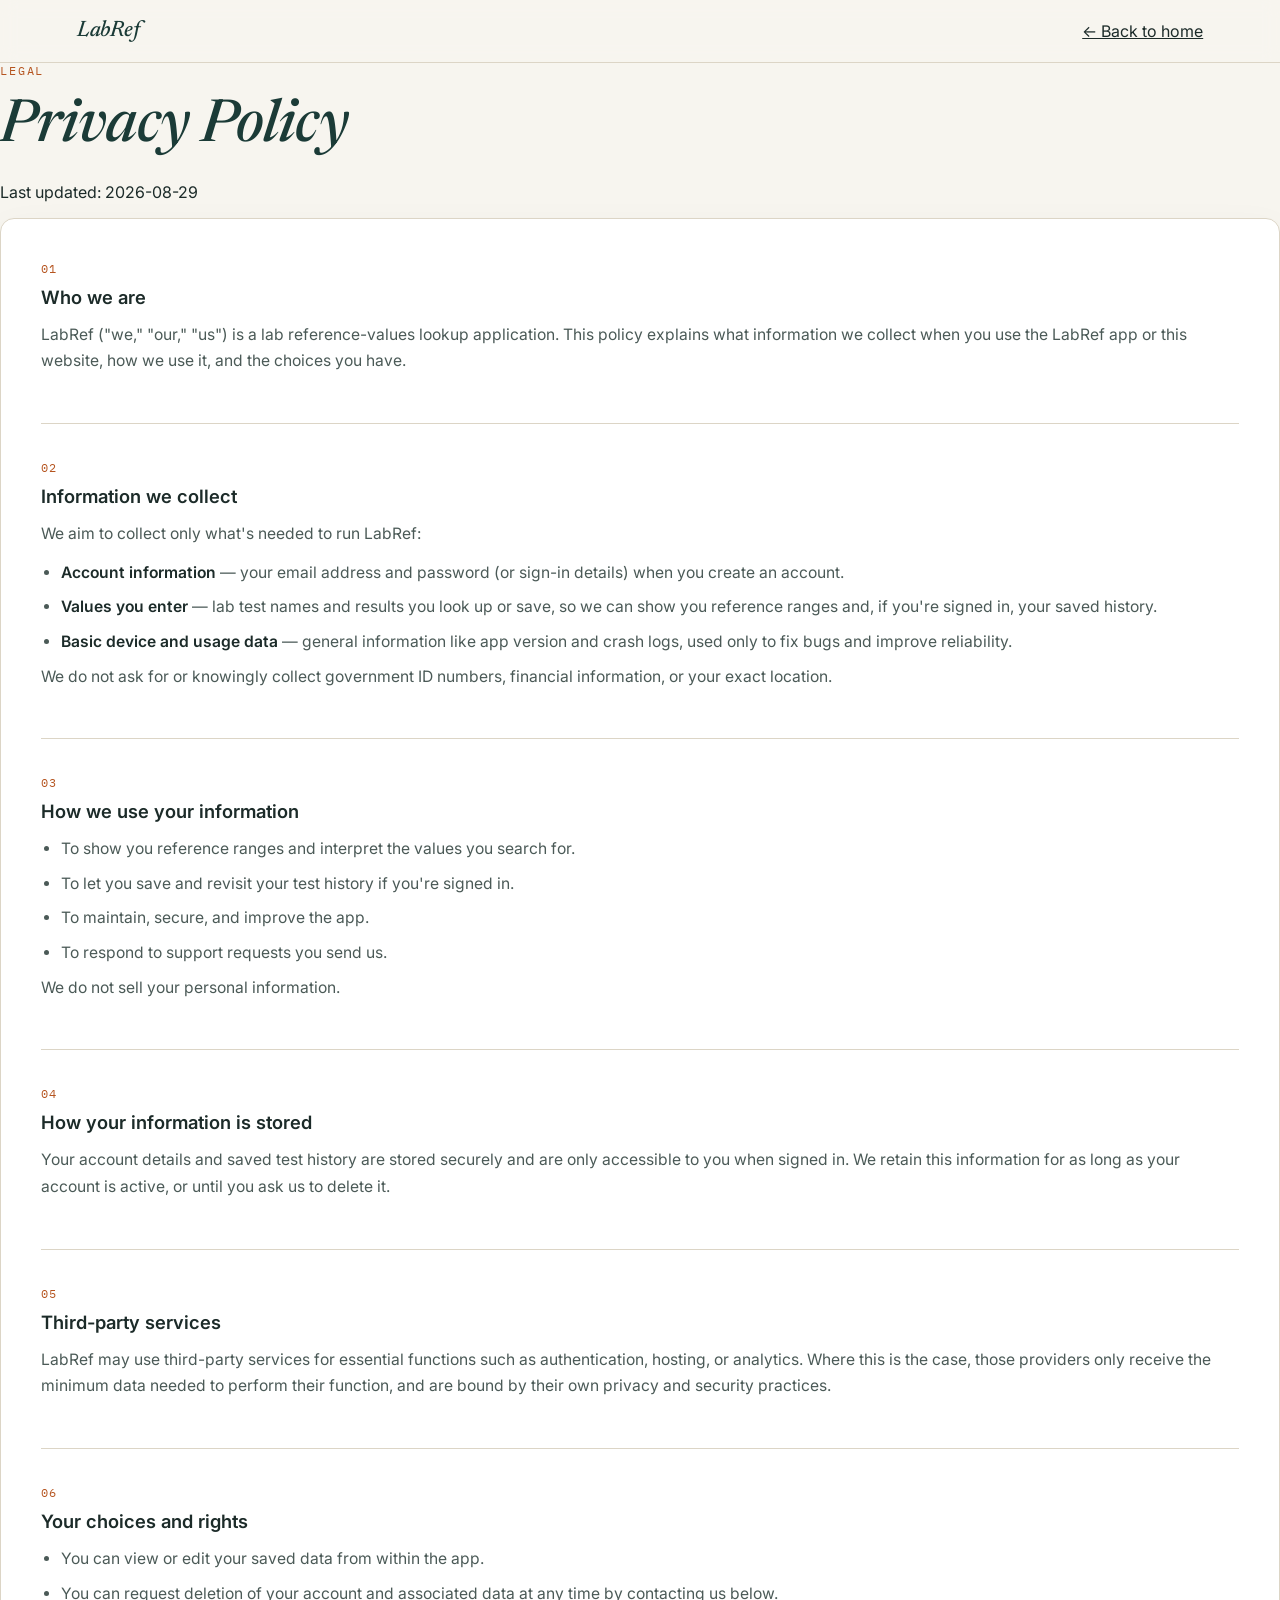
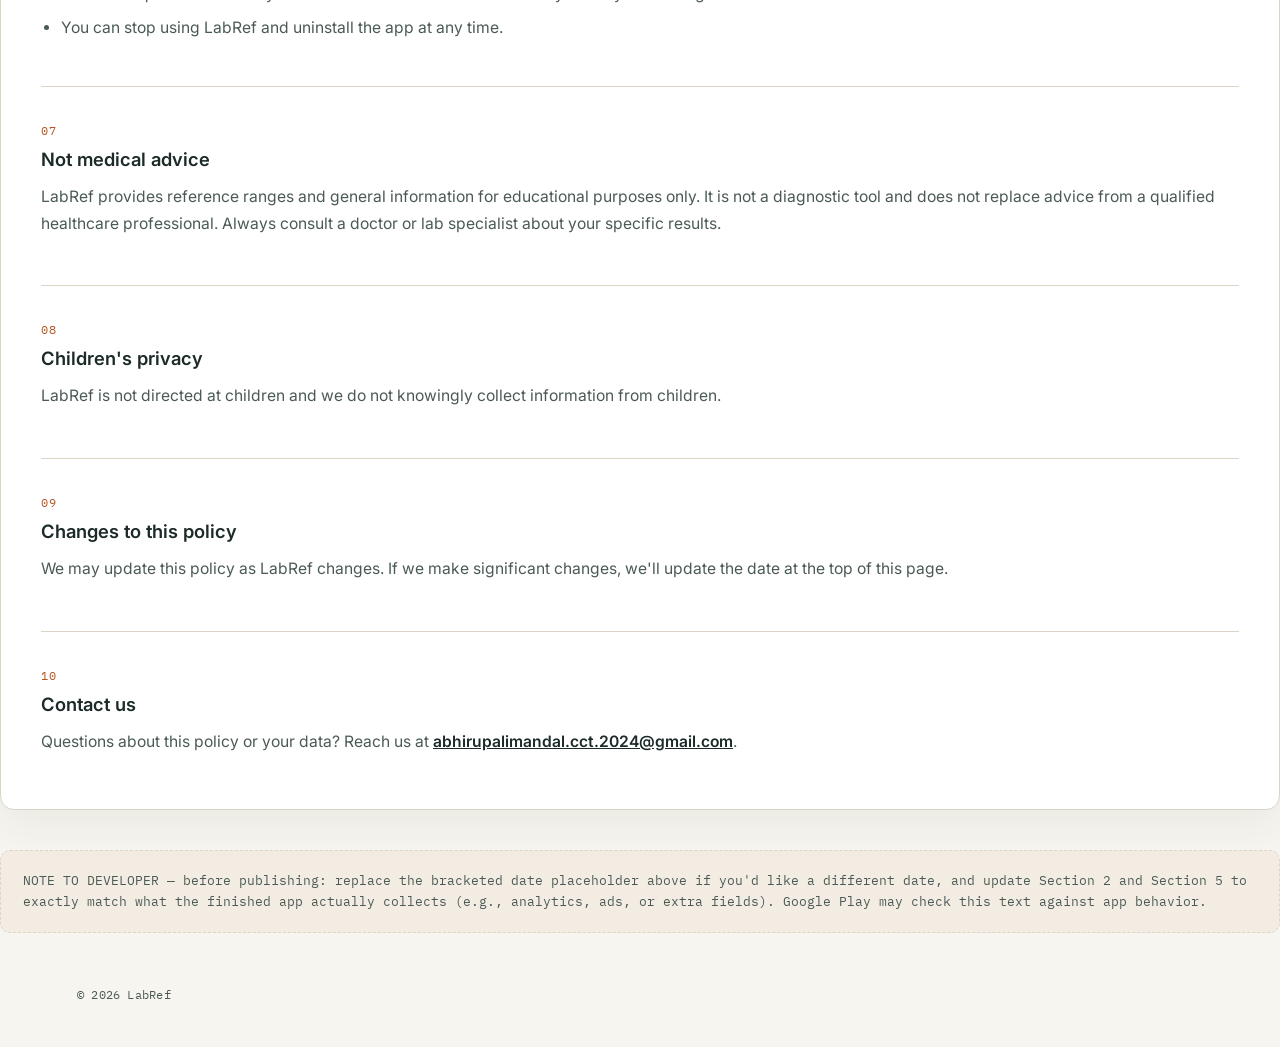
<file: privacy_Version3.html>
<!doctype html>
<html lang="en">
<head>
  <meta charset="utf-8">
  <meta name="viewport" content="width=device-width,initial-scale=1">
  <title>Privacy Policy — LabRef</title>
  <meta name="description" content="LabRef — quickly look up lab test reference ranges. This privacy policy explains what we collect, how we use it, and your choices.">
  <link rel="icon" href="favicon.svg" type="image/svg+xml">
  <meta name="theme-color" content="#2C5D58">

  <link href="https://fonts.googleapis.com/css2?family=Newsreader:ital,wght@0,400;0,500;1,400;1,500;1,600&family=Inter:wght@400;500;600;700&family=IBM+Plex+Mono:wght@400;500&display=swap" rel="stylesheet">
  <link rel="stylesheet" href="styles.css">
</head>
<body>
  <a class="skip-link" href="#main">Skip to content</a>

  <header class="nav" role="banner">
    <a href="index.html" class="logo">LabRef</a>
    <a href="index.html" class="back" aria-label="Back to home">← Back to home</a>
  </header>

  <main id="main">
    <p class="eyebrow">Legal</p>
    <h1>Privacy Policy</h1>
    <p class="updated">Last updated: 2026-08-29</p>

    <div class="policy-card" role="article" aria-label="Privacy policy details">
      <section class="clause" aria-labelledby="who-we-are">
        <span class="num">01</span>
        <h2 id="who-we-are">Who we are</h2>
        <p>LabRef ("we," "our," "us") is a lab reference-values lookup application. This policy explains what information we collect when you use the LabRef app or this website, how we use it, and the choices you have.</p>
      </section>

      <section class="clause" aria-labelledby="info-we-collect">
        <span class="num">02</span>
        <h2 id="info-we-collect">Information we collect</h2>
        <p>We aim to collect only what's needed to run LabRef:</p>
        <ul>
          <li><strong>Account information</strong> — your email address and password (or sign-in details) when you create an account.</li>
          <li><strong>Values you enter</strong> — lab test names and results you look up or save, so we can show you reference ranges and, if you're signed in, your saved history.</li>
          <li><strong>Basic device and usage data</strong> — general information like app version and crash logs, used only to fix bugs and improve reliability.</li>
        </ul>
        <p>We do not ask for or knowingly collect government ID numbers, financial information, or your exact location.</p>
      </section>

      <section class="clause" aria-labelledby="how-we-use">
        <span class="num">03</span>
        <h2 id="how-we-use">How we use your information</h2>
        <ul>
          <li>To show you reference ranges and interpret the values you search for.</li>
          <li>To let you save and revisit your test history if you're signed in.</li>
          <li>To maintain, secure, and improve the app.</li>
          <li>To respond to support requests you send us.</li>
        </ul>
        <p>We do not sell your personal information.</p>
      </section>

      <section class="clause" aria-labelledby="storage">
        <span class="num">04</span>
        <h2 id="storage">How your information is stored</h2>
        <p>Your account details and saved test history are stored securely and are only accessible to you when signed in. We retain this information for as long as your account is active, or until you ask us to delete it.</p>
      </section>

      <section class="clause" aria-labelledby="third-party">
        <span class="num">05</span>
        <h2 id="third-party">Third-party services</h2>
        <p>LabRef may use third-party services for essential functions such as authentication, hosting, or analytics. Where this is the case, those providers only receive the minimum data needed to perform their function, and are bound by their own privacy and security practices.</p>
      </section>

      <section class="clause" aria-labelledby="choices">
        <span class="num">06</span>
        <h2 id="choices">Your choices and rights</h2>
        <ul>
          <li>You can view or edit your saved data from within the app.</li>
          <li>You can request deletion of your account and associated data at any time by contacting us below.</li>
          <li>You can stop using LabRef and uninstall the app at any time.</li>
        </ul>
      </section>

      <section class="clause" aria-labelledby="medical-notice">
        <span class="num">07</span>
        <h2 id="medical-notice">Not medical advice</h2>
        <p>LabRef provides reference ranges and general information for educational purposes only. It is not a diagnostic tool and does not replace advice from a qualified healthcare professional. Always consult a doctor or lab specialist about your specific results.</p>
      </section>

      <section class="clause" aria-labelledby="child-privacy">
        <span class="num">08</span>
        <h2 id="child-privacy">Children's privacy</h2>
        <p>LabRef is not directed at children and we do not knowingly collect information from children.</p>
      </section>

      <section class="clause" aria-labelledby="changes">
        <span class="num">09</span>
        <h2 id="changes">Changes to this policy</h2>
        <p>We may update this policy as LabRef changes. If we make significant changes, we'll update the date at the top of this page.</p>
      </section>

      <section class="clause" aria-labelledby="contact">
        <span class="num">10</span>
        <h2 id="contact">Contact us</h2>
        <p>Questions about this policy or your data? Reach us at <strong><a href="mailto:abhirupalimandal.cct.2024@gmail.com">abhirupalimandal.cct.2024@gmail.com</a></strong>.</p>
      </section>
    </div>

    <div class="note" role="note">
      NOTE TO DEVELOPER — before publishing: replace the bracketed date placeholder above if you'd like a different date, and update Section 2 and Section 5 to exactly match what the finished app actually collects (e.g., analytics, ads, or extra fields). Google Play may check this text against app behavior.
    </div>
  </main>

  <footer>© 2026 LabRef</footer>
</body>
</html>
</file>
<file: styles.css>
:root{
  --bg:#F7F5EF;
  --paper:#FFFFFF;
  --ink:#1C2B29;
  --ink-soft:#4B5A57;
  --teal:#2C5D58;
  --teal-dark:#1B3B37;
  --amber:#B5541F;
  --line:#DCD5C6;
  --green:#4F7A5E;
  --red:#A23B2E;
  --font-display: 'Newsreader', serif;
  --font-body: 'Inter', sans-serif;
  --font-mono: 'IBM Plex Mono', monospace;
}
*{box-sizing:border-box;}
html{scroll-behavior:smooth;}
body{
  margin:0;
  background:var(--bg);
  color:var(--ink);
  font-family:var(--font-body);
  -webkit-font-smoothing:antialiased;
}
a{color:inherit;}
img,svg{display:block;max-width:100%;}

/* Skip link */
.skip-link{
  position:absolute; left:-999px; top:auto; width:1px; height:1px; overflow:hidden;
}
.skip-link:focus{
  left:6vw; top:12px; width:auto; height:auto; padding:8px 12px;
  background:var(--paper); border-radius:6px; z-index:999; box-shadow:0 6px 18px rgba(0,0,0,0.08);
  text-decoration:none;
}

/* NAV */
header.nav{
  position:sticky; top:0; z-index:50;
  display:flex; align-items:center; justify-content:space-between;
  padding:20px 6vw;
  background:rgba(247,245,239,0.88);
  backdrop-filter:blur(8px);
  border-bottom:1px solid var(--line);
}
.logo{
  display:flex; align-items:baseline; gap:8px;
  font-family:var(--font-display); font-style:italic; font-weight:500;
  font-size:1.4rem; letter-spacing:-0.01em; color:var(--teal-dark);
  text-decoration:none;
}
.logo .tag{
  font-family:var(--font-mono); font-style:normal; font-size:0.62rem;
  letter-spacing:0.14em; color:var(--amber); text-transform:uppercase;
  border:1px solid var(--amber); border-radius:3px; padding:2px 6px;
  transform:translateY(-4px);
}
.profile-wrap{position:relative;}
.profile-btn{
  width:40px;height:40px;border-radius:50%;
  border:1px solid var(--line); background:var(--paper);
  display:flex; align-items:center; justify-content:center;
  cursor:pointer; transition:border-color .15s ease, transform .15s ease;
}
.profile-btn:hover{border-color:var(--teal);}
.profile-btn:focus{outline:3px solid rgba(44,93,88,0.14); outline-offset:2px;}
.profile-btn svg{width:18px;height:18px;stroke:var(--teal-dark);}
.profile-menu{
  position:absolute; right:0; top:52px;
  width:220px; background:var(--paper);
  border:1px solid var(--line); border-radius:10px;
  box-shadow:0 12px 28px rgba(28,43,41,0.12);
  padding:6px; opacity:0; visibility:hidden; transform:translateY(-6px);
  transition:opacity .16s ease, transform .16s ease, visibility .16s;
}
.profile-menu.open{opacity:1; visibility:visible; transform:translateY(0);}
.profile-menu a.profile-menu-btn,
.profile-menu button.profile-menu-btn{
  width:100%; text-align:left; background:none; border:none;
  font-family:var(--font-body); font-size:0.92rem; color:var(--ink);
  padding:11px 12px; border-radius:7px; cursor:pointer;
  display:flex; align-items:center; gap:10px; text-decoration:none;
}
.profile-menu a.profile-menu-btn svg,
.profile-menu button.profile-menu-btn svg{width:16px;height:16px;stroke:var(--ink-soft); flex-shrink:0;}
.profile-menu a.profile-menu-btn:hover,
.profile-menu button.profile-menu-btn:hover{background:var(--bg);}
.profile-menu .divider{height:1px;background:var(--line);margin:5px 4px;}

/* HERO */
.hero{
  padding:9vh 6vw 8vh;
  display:grid; grid-template-columns:1.05fr 0.95fr; gap:6vw;
  align-items:center;
  max-width:1280px; margin:0 auto;
}
.eyebrow{
  font-family:var(--font-mono); font-size:0.72rem; letter-spacing:0.16em;
  text-transform:uppercase; color:var(--amber); margin:0 0 18px;
}
h1{
  font-family:var(--font-display); font-style:italic; font-weight:500;
  font-size:clamp(2.4rem, 4.6vw, 3.7rem); line-height:1.08; letter-spacing:-0.015em;
  margin:0 0 22px; color:var(--teal-dark);
}
h1 em{color:var(--amber); font-style:italic;}
.hero p.sub{
  font-size:1.08rem; line-height:1.6; color:var(--ink-soft);
  max-width:46ch; margin:0 0 30px;
}
.hero-actions{display:flex; gap:14px; flex-wrap:wrap; align-items:center;}
.btn-primary{
  font-family:var(--font-body); font-weight:600; font-size:0.95rem;
  background:var(--teal-dark); color:#F7F5EF; border:none;
  padding:14px 26px; border-radius:8px; cursor:pointer;
  transition:background .15s ease, transform .15s ease;
}
.btn-primary:hover{background:var(--teal); transform:translateY(-1px);}
.btn-ghost{
  font-family:var(--font-mono); font-size:0.78rem; letter-spacing:0.06em;
  color:var(--ink-soft); text-decoration:none; text-transform:uppercase;
  border-bottom:1px solid var(--line); padding-bottom:2px;
}

/* RANGE PANEL */
.range-card{
  background:var(--paper); border:1px solid var(--line); border-radius:14px;
  padding:26px 26px 22px; box-shadow:0 20px 50px rgba(28,43,41,0.08);
}
.range-card .label-row{
  display:flex; justify-content:space-between; align-items:baseline;
  margin-bottom:4px;
}
.range-card .test-name{font-family:var(--font-mono); font-size:0.82rem; color:var(--ink-soft); letter-spacing:0.03em;}
.range-card .test-value{font-family:var(--font-mono); font-size:1.6rem; color:var(--teal-dark); font-weight:500;}
.range-card .test-unit{font-family:var(--font-mono); font-size:0.85rem; color:var(--ink-soft);}
.range-track{
  position:relative; height:14px; border-radius:7px; margin:20px 0 10px;
  background:linear-gradient(to right, #E7C9BC 0 22%, var(--green) 22% 72%, #E7C9BC 72% 100%);
  opacity:0.9;
}
.range-marker{
  position:absolute; top:-7px; width:3px; height:28px; background:var(--ink);
  border-radius:2px; left:46%;
  animation:settle 1.6s cubic-bezier(.2,.9,.25,1) 1;
}
.range-marker::after{
  content:''; position:absolute; top:-9px; left:50%; transform:translateX(-50%);
  width:9px; height:9px; border-radius:50%; background:var(--green);
  box-shadow:0 0 0 4px rgba(79,122,94,0.18);
}
@keyframes settle{
  0%{left:8%;} 100%{left:46%;}
}
.range-scale{
  display:flex; justify-content:space-between;
  font-family:var(--font-mono); font-size:0.68rem; color:var(--ink-soft);
  letter-spacing:0.04em; text-transform:uppercase;
}
.range-verdict{
  margin-top:18px; padding-top:16px; border-top:1px dashed var(--line);
  display:flex; align-items:center; gap:9px;
}
.range-verdict .dot{width:8px;height:8px;border-radius:50%;background:var(--green);}
.range-verdict span{font-family:var(--font-mono); font-size:0.82rem; color:var(--green); font-weight:500; letter-spacing:0.03em;}
.range-verdict small{font-family:var(--font-body); color:var(--ink-soft); font-size:0.82rem; margin-left:4px;}

@media(max-width:880px){
  .hero{grid-template-columns:1fr; padding-top:6vh;}
}

/* FEATURES */
.section{padding:9vh 6vw; max-width:1280px; margin:0 auto;}
.section-head{max-width:640px; margin-bottom:52px;}
.section-head .eyebrow{margin-bottom:14px;}
.section-head h2{
  font-family:var(--font-display); font-style:italic; font-weight:500;
  font-size:clamp(1.8rem,3vw,2.4rem); color:var(--teal-dark); margin:0 0 14px; letter-spacing:-0.01em;
}
.section-head p{color:var(--ink-soft); line-height:1.6; font-size:1.02rem; margin:0;}

.panel-grid{
  display:grid; grid-template-columns:repeat(4,1fr); gap:1px;
  background:var(--line); border:1px solid var(--line); border-radius:14px; overflow:hidden;
}
.panel{
  background:var(--paper); padding:30px 26px 32px; min-height:230px;
  display:flex; flex-direction:column;
}
.panel .code{
  font-family:var(--font-mono); font-size:0.68rem; letter-spacing:0.1em;
  color:var(--amber); text-transform:uppercase; margin-bottom:20px;
}
.panel h3{
  font-family:var(--font-body); font-weight:600; font-size:1.06rem;
  margin:0 0 10px; color:var(--ink);
}
.panel p{font-size:0.92rem; line-height:1.55; color:var(--ink-soft); margin:0; flex:1;}
@media(max-width:980px){ .panel-grid{grid-template-columns:1fr 1fr;} }
@media(max-width:600px){ .panel-grid{grid-template-columns:1fr;} }

/* AUDIENCE */
.audience{
  display:grid; grid-template-columns:1fr 1fr; gap:1px;
  background:var(--line); border:1px solid var(--line); border-radius:14px; overflow:hidden;
}
.audience .cell{background:var(--teal-dark); color:#F7F5EF; padding:44px 38px;}
.audience .cell.alt{background:var(--paper); color:var(--ink);}
.audience .cell .eyebrow{color:var(--amber);}
.audience .cell h3{
  font-family:var(--font-display); font-style:italic; font-weight:500;
  font-size:1.5rem; margin:0 0 14px;
}
.audience .cell p{line-height:1.6; font-size:0.96rem; opacity:0.92; margin:0;}
@media(max-width:780px){ .audience{grid-template-columns:1fr;} }

/* BANNER */
.banner{
  margin:8vh 6vw 0; padding:11vh 6vw;
  background:var(--teal-dark); color:#F7F5EF;
  border-radius:22px; text-align:center;
  position:relative; overflow:hidden;
}
.banner::before{
  content:''; position:absolute; inset:0;
  background:
    radial-gradient(circle at 15% 20%, rgba(181,84,31,0.28), transparent 40%),
    radial-gradient(circle at 85% 80%, rgba(79,122,94,0.25), transparent 45%);
  pointer-events:none;
}
.banner .eyebrow{color:#E7C9BC; position:relative;}
.banner h2{
  position:relative;
  font-family:var(--font-display); font-style:italic; font-weight:500;
  font-size:clamp(2.6rem,7vw,5.2rem); line-height:1; letter-spacing:-0.02em;
  margin:14px 0 20px;
}
.banner p{
  position:relative; font-size:1.05rem; color:#D8E4E1; max-width:44ch;
  margin:0 auto 34px; line-height:1.6;
}
.banner .btn-primary{background:var(--amber); color:#fff;}
.banner .btn-primary:hover{background:#9A4419;}

footer{
  padding:6vh 6vw 5vh; display:flex; justify-content:space-between; align-items:center;
  flex-wrap:wrap; gap:14px; max-width:1280px; margin:0 auto;
  font-family:var(--font-mono); font-size:0.74rem; color:var(--ink-soft);
  letter-spacing:0.02em;
}
footer a{text-decoration:none; border-bottom:1px solid var(--line); padding-bottom:1px;}

/* toast */
.toast{
  position:fixed; bottom:28px; left:50%; transform:translateX(-50%) translateY(20px);
  background:var(--ink); color:#F7F5EF; font-family:var(--font-mono); font-size:0.82rem;
  padding:13px 22px; border-radius:8px; opacity:0; pointer-events:none; z-index:100;
  transition:opacity .2s ease, transform .2s ease; letter-spacing:0.02em;
}
.toast.show{opacity:1; transform:translateX(-50%) translateY(0); pointer-events:auto;}

/* Privacy page */
.policy-card{
  background:var(--paper); border:1px solid var(--line); border-radius:14px;
  padding:6px 40px; box-shadow:0 16px 40px rgba(28,43,41,0.06);
}
section.clause{padding:36px 0; border-bottom:1px solid var(--line);}
section.clause:last-child{border-bottom:none;}
section.clause .num{
  font-family:var(--font-mono); font-size:0.72rem; color:var(--amber);
  letter-spacing:0.08em; display:block; margin-bottom:10px;
}
section.clause h2{
  font-family:var(--font-body); font-weight:600; font-size:1.15rem;
  margin:0 0 14px; color:var(--ink);
}
section.clause p, section.clause li{
  font-size:0.98rem; line-height:1.7; color:var(--ink-soft); margin:0 0 12px;
}
section.clause ul{margin:0; padding-left:20px;}
section.clause li{margin-bottom:8px;}
strong{color:var(--ink); font-weight:600;}
.note{
  margin-top:40px; padding:20px 22px; border:1px dashed var(--line); border-radius:10px;
  font-family:var(--font-mono); font-size:0.8rem; line-height:1.6; color:var(--ink-soft);
  background:rgba(181,84,31,0.05);
}

@media (prefers-reduced-motion: reduce){
  .range-marker { animation: none; transition: none; }
  html { scroll-behavior: auto; }
  .profile-menu, .toast { transition: none; }
}

/* Focus outlines for keyboard users */
:focus { outline: 3px solid rgba(44,93,88,0.12); outline-offset:2px; }
</file>
